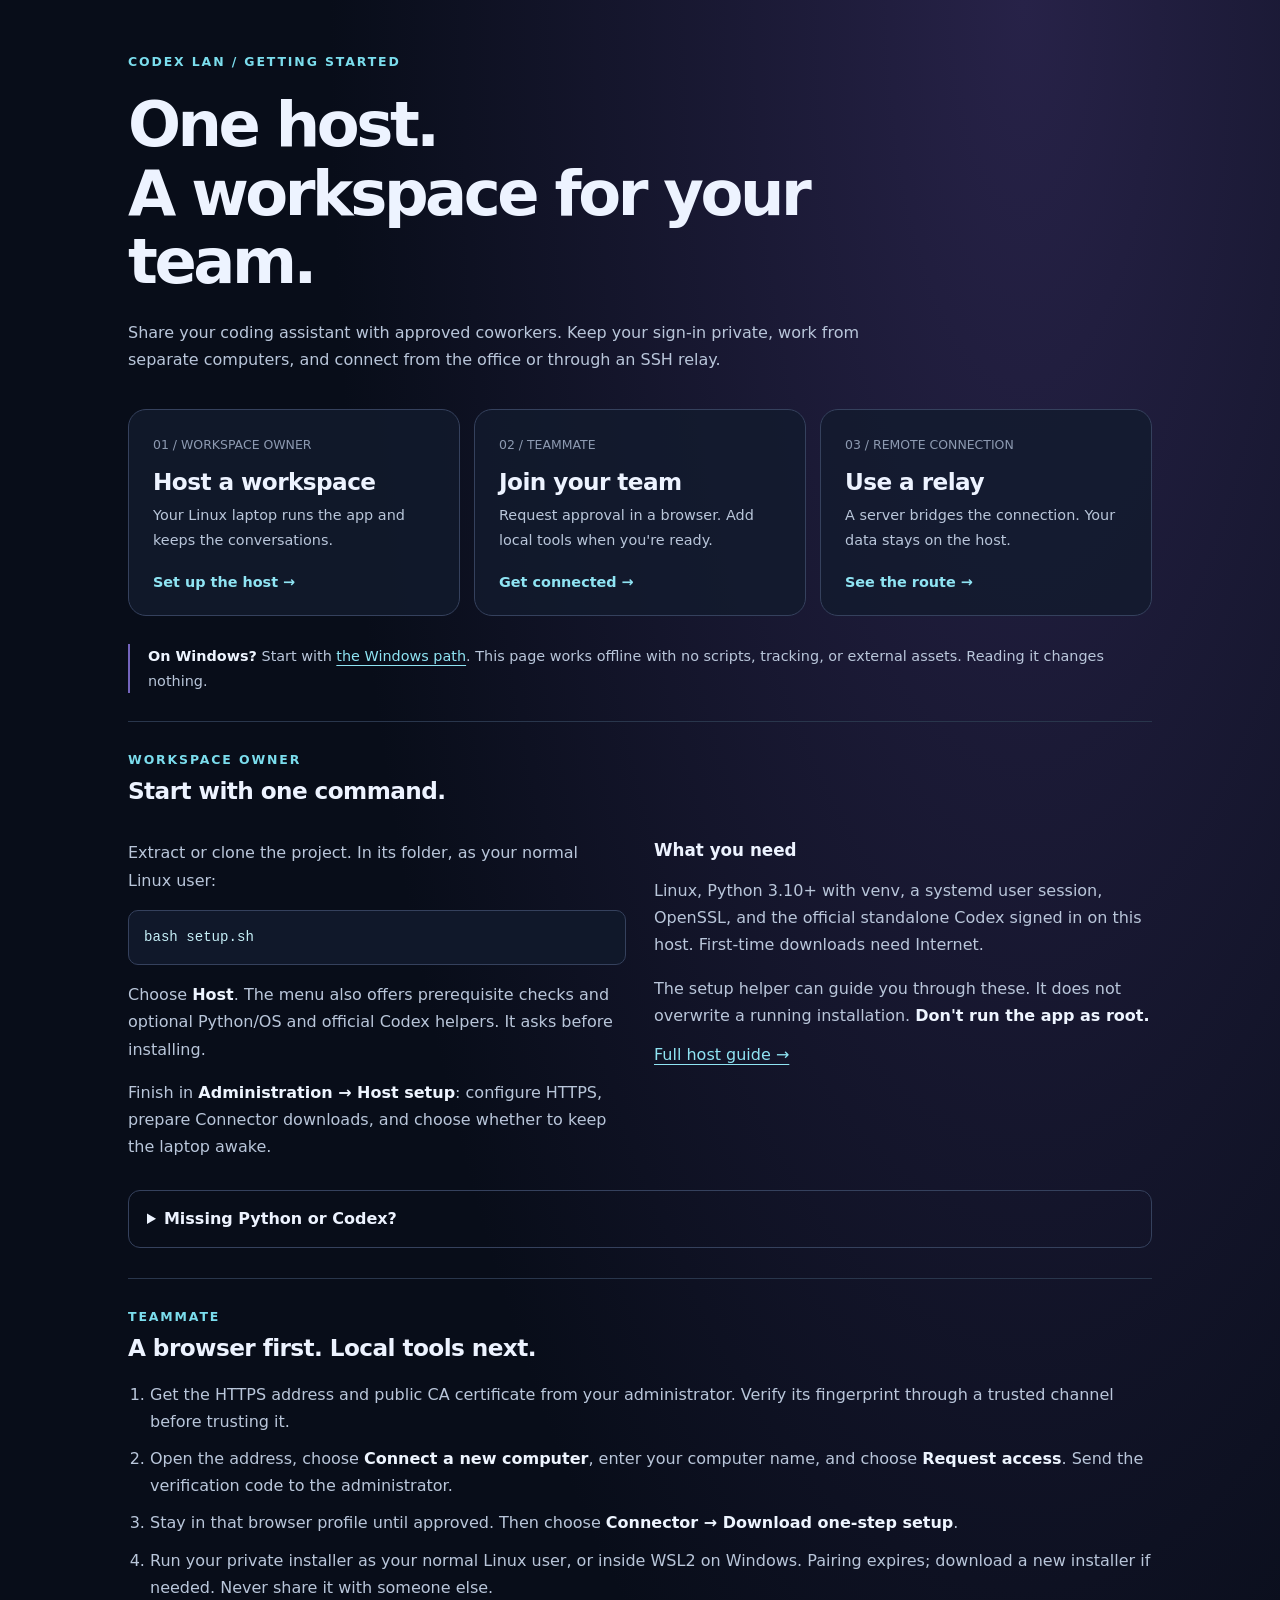
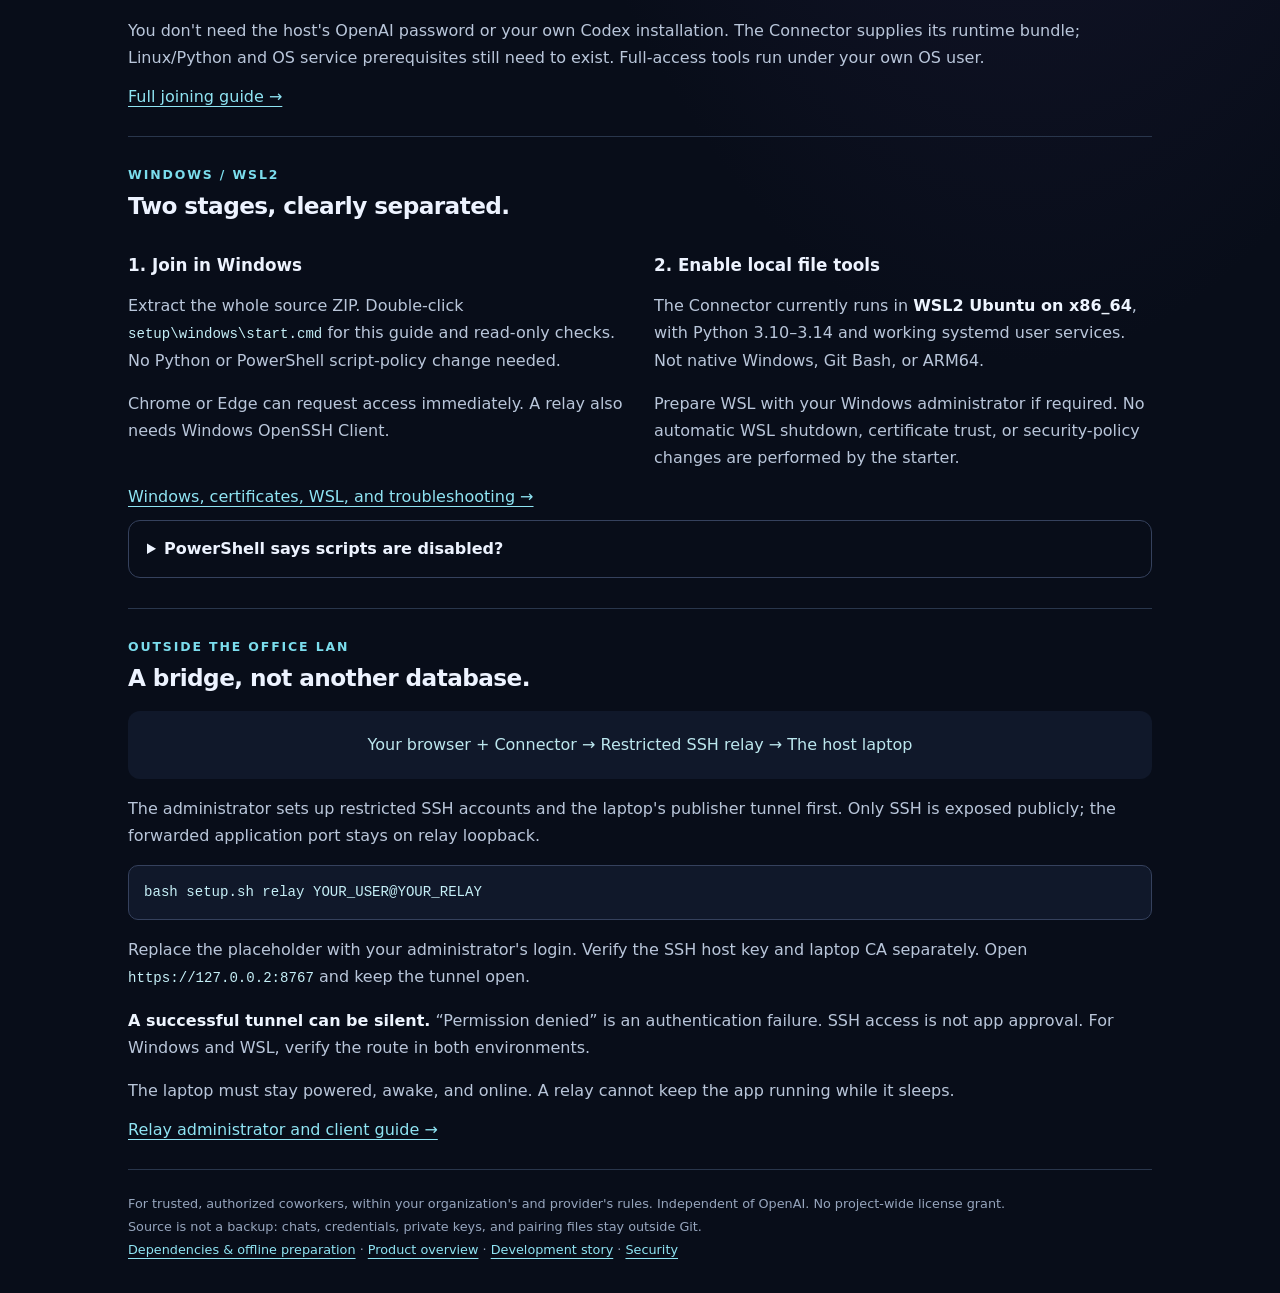
<file: docs/getting-started/index.html>
<!doctype html>
<html lang="en">
<head>
  <meta charset="utf-8">
  <meta name="viewport" content="width=device-width,initial-scale=1">
  <meta name="color-scheme" content="dark">
  <meta http-equiv="Content-Security-Policy" content="default-src 'none'; style-src 'unsafe-inline'; base-uri 'none'; form-action 'none'">
  <title>Start here · Codex LAN</title>
  <style>
    :root { color-scheme: dark; font-family: system-ui, sans-serif; background: #080d19; color: #edf3ff; }
    * { box-sizing: border-box; }
    body { margin: 0; background: radial-gradient(ellipse at 80% 0, #272248 0, transparent 48%); }
    main { max-width: 1080px; padding: 54px 28px 32px; margin: auto; }
    header { max-width: 750px; margin-bottom: 36px; }
    .brand, .eyebrow { color: #7bdded; font-size: .78rem; letter-spacing: .15em; text-transform: uppercase; font-weight: 700; }
    h1 { font-size: clamp(2.2rem, 5vw, 3.9rem); letter-spacing: -.055em; line-height: 1.1; margin: 22px 0; }
    h2 { font-size: 1.45rem; letter-spacing: -.025em; }
    h3 { font-size: 1.05rem; }
    p, li { color: #b9c6da; line-height: 1.7; }
    strong { color: #eef5ff; }
    a { color: #8fe4f3; text-underline-offset: 4px; }
    a:hover { color: #d0f7ff; }
    a:focus-visible, summary:focus-visible { outline: 2px solid #8fe4f3; outline-offset: 5px; border-radius: 4px; }
    nav { display: grid; grid-template-columns: repeat(3, 1fr); gap: 14px; }
    .card { display: block; padding: 24px; border: 1px solid #35415d; border-radius: 18px; background: #121b2dcc; text-decoration: none; color: inherit; }
    .card:hover { border-color: #7bdded; background: #18253a; }
    .card span { color: #8d9ab1; font-size: .78rem; }
    .card h2 { margin: 15px 0 8px; color: #edf3ff; }
    .card p { font-size: .9rem; margin: 0 0 20px; }
    .card b { color: #8fe4f3; font-size: .9rem; }
    .note { border-left: 2px solid #7364bd; padding-left: 18px; margin: 28px 0; font-size: .9rem; }
    section { scroll-margin-top: 20px; padding: 30px 0; border-top: 1px solid #29364c; }
    section > h2 { margin-top: 10px; }
    .columns { display: grid; grid-template-columns: 1fr 1fr; gap: 28px; }
    code { font: .88rem ui-monospace, Consolas, monospace; color: #c5eff7; overflow-wrap: anywhere; }
    pre { border: 1px solid #35415d; border-radius: 10px; background: #10182a; padding: 15px; overflow-x: auto; line-height: 1.8; }
    pre code { white-space: pre; }
    details { border: 1px solid #35415d; border-radius: 12px; padding: 16px 18px; margin-top: 14px; }
    summary { cursor: pointer; font-weight: 600; line-height: 1.5; }
    details p:last-child { margin-bottom: 0; }
    ol { padding-left: 22px; }
    li + li { margin-top: 10px; }
    .route { padding: 18px; border-radius: 12px; background: #10182a; color: #bce7ee; text-align: center; line-height: 2; }
    footer { border-top: 1px solid #29364c; padding-top: 22px; font-size: .8rem; color: #96a5bd; line-height: 1.8; }
    @media (max-width: 720px) { main { padding: 30px 18px; } nav, .columns { grid-template-columns: 1fr; } .card { padding: 20px; } }
    @media (prefers-contrast: more) { p, li, footer, .card span { color: #e3eaf7; } }
  </style>
</head>
<body>
<main>
  <header>
    <div class="brand">Codex LAN / Getting started</div>
    <h1>One host.<br>A workspace for your team.</h1>
    <p>Share your coding assistant with approved coworkers. Keep your sign-in private,
      work from separate computers, and connect from the office or through an SSH relay.</p>
  </header>
  <nav aria-label="Choose your setup path">
    <a class="card" href="#host"><span>01 / WORKSPACE OWNER</span><h2>Host a workspace</h2><p>Your Linux laptop runs the app and keeps the conversations.</p><b>Set up the host →</b></a>
    <a class="card" href="#join"><span>02 / TEAMMATE</span><h2>Join your team</h2><p>Request approval in a browser. Add local tools when you're ready.</p><b>Get connected →</b></a>
    <a class="card" href="#relay"><span>03 / REMOTE CONNECTION</span><h2>Use a relay</h2><p>A server bridges the connection. Your data stays on the host.</p><b>See the route →</b></a>
  </nav>
  <p class="note"><strong>On Windows?</strong> Start with <a href="#windows">the Windows path</a>.
    This page works offline with no scripts, tracking, or external assets. Reading it changes nothing.</p>

  <section id="host">
    <div class="eyebrow">Workspace owner</div><h2>Start with one command.</h2>
    <div class="columns"><div>
      <p>Extract or clone the project. In its folder, as your normal Linux user:</p>
      <pre><code>bash setup.sh</code></pre>
      <p>Choose <strong>Host</strong>. The menu also offers prerequisite checks and
        optional Python/OS and official Codex helpers. It asks before installing.</p>
      <p>Finish in <strong>Administration → Host setup</strong>: configure HTTPS,
        prepare Connector downloads, and choose whether to keep the laptop awake.</p>
    </div><div>
      <h3>What you need</h3>
      <p>Linux, Python 3.10+ with venv, a systemd user session, OpenSSL, and the official
        standalone Codex signed in on this host. First-time downloads need Internet.</p>
      <p>The setup helper can guide you through these. It does not overwrite a running
        installation. <strong>Don't run the app as root.</strong></p>
      <a href="../operations/SETUP.md">Full host guide →</a>
    </div></div>
    <details><summary>Missing Python or Codex?</summary>
      <pre><code>bash setup.sh prerequisites --check
bash setup.sh prerequisites
bash setup.sh codex
bash setup.sh codex --login</code></pre>
      <p>The OS helper offers Debian/Ubuntu packages with confirmation; other distributions
        get guidance. Codex uses the official upstream installer with a separate confirmation.
        Existing Codex is not silently replaced. <a href="DEPENDENCIES.md">What's bundled and what downloads?</a></p>
    </details>
  </section>

  <section id="join">
    <div class="eyebrow">Teammate</div><h2>A browser first. Local tools next.</h2>
    <ol>
      <li>Get the HTTPS address and public CA certificate from your administrator.
        Verify its fingerprint through a trusted channel before trusting it.</li>
      <li>Open the address, choose <strong>Connect a new computer</strong>, enter your computer
        name, and choose <strong>Request access</strong>. Send the verification code to the administrator.</li>
      <li>Stay in that browser profile until approved. Then choose
        <strong>Connector → Download one-step setup</strong>.</li>
      <li>Run your private installer as your normal Linux user, or inside WSL2 on Windows.
        Pairing expires; download a new installer if needed. Never share it with someone else.</li>
    </ol>
    <p>You don't need the host's OpenAI password or your own Codex installation.
      The Connector supplies its runtime bundle; Linux/Python and OS service prerequisites
      still need to exist. Full-access tools run under your own OS user.</p>
    <a href="README.md#join-a-team">Full joining guide →</a>
  </section>

  <section id="windows">
    <div class="eyebrow">Windows / WSL2</div><h2>Two stages, clearly separated.</h2>
    <div class="columns"><div><h3>1. Join in Windows</h3>
      <p>Extract the whole source ZIP. Double-click <code>setup\windows\start.cmd</code>
        for this guide and read-only checks. No Python or PowerShell script-policy change needed.</p>
      <p>Chrome or Edge can request access immediately. A relay also needs Windows OpenSSH Client.</p>
    </div><div><h3>2. Enable local file tools</h3>
      <p>The Connector currently runs in <strong>WSL2 Ubuntu on x86_64</strong>, with
        Python 3.10–3.14 and working systemd user services. Not native Windows, Git Bash, or ARM64.</p>
      <p>Prepare WSL with your Windows administrator if required. No automatic WSL shutdown,
        certificate trust, or security-policy changes are performed by the starter.</p>
    </div></div>
    <a href="../operations/WINDOWS-WSL.md">Windows, certificates, WSL, and troubleshooting →</a>
    <details><summary>PowerShell says scripts are disabled?</summary>
      <p>The <code>start.cmd</code> guide still works. The Windows guide includes a native
        SSH command that does not run a PowerShell script. Don't disable execution policy globally
        or bypass your organization's restrictions. WSL access errors and SSH authorization are separate issues.</p>
    </details>
  </section>

  <section id="relay">
    <div class="eyebrow">Outside the office LAN</div><h2>A bridge, not another database.</h2>
    <div class="route">Your browser + Connector → Restricted SSH relay → The host laptop</div>
    <p>The administrator sets up restricted SSH accounts and the laptop's publisher tunnel
      first. Only SSH is exposed publicly; the forwarded application port stays on relay loopback.</p>
    <pre><code>bash setup.sh relay YOUR_USER@YOUR_RELAY</code></pre>
    <p>Replace the placeholder with your administrator's login. Verify the SSH host key and
      laptop CA separately. Open <code>https://127.0.0.2:8767</code> and keep the tunnel open.</p>
    <p><strong>A successful tunnel can be silent.</strong> “Permission denied” is an authentication
      failure. SSH access is not app approval. For Windows and WSL, verify the route in both environments.</p>
    <p>The laptop must stay powered, awake, and online. A relay cannot keep the app running while it sleeps.</p>
    <a href="../operations/SSH-RELAY.md">Relay administrator and client guide →</a>
  </section>

  <footer>
    For trusted, authorized coworkers, within your organization's and provider's rules.
    Independent of OpenAI. No project-wide license grant.<br>
    Source is not a backup: chats, credentials, private keys, and pairing files stay outside Git.<br>
    <a href="DEPENDENCIES.md">Dependencies & offline preparation</a> ·
    <a href="../product/OVERVIEW.md">Product overview</a> ·
    <a href="../product/STORY.md">Development story</a> ·
    <a href="../../.github/SECURITY.md">Security</a>
  </footer>
</main>
</body>
</html>
</file>
